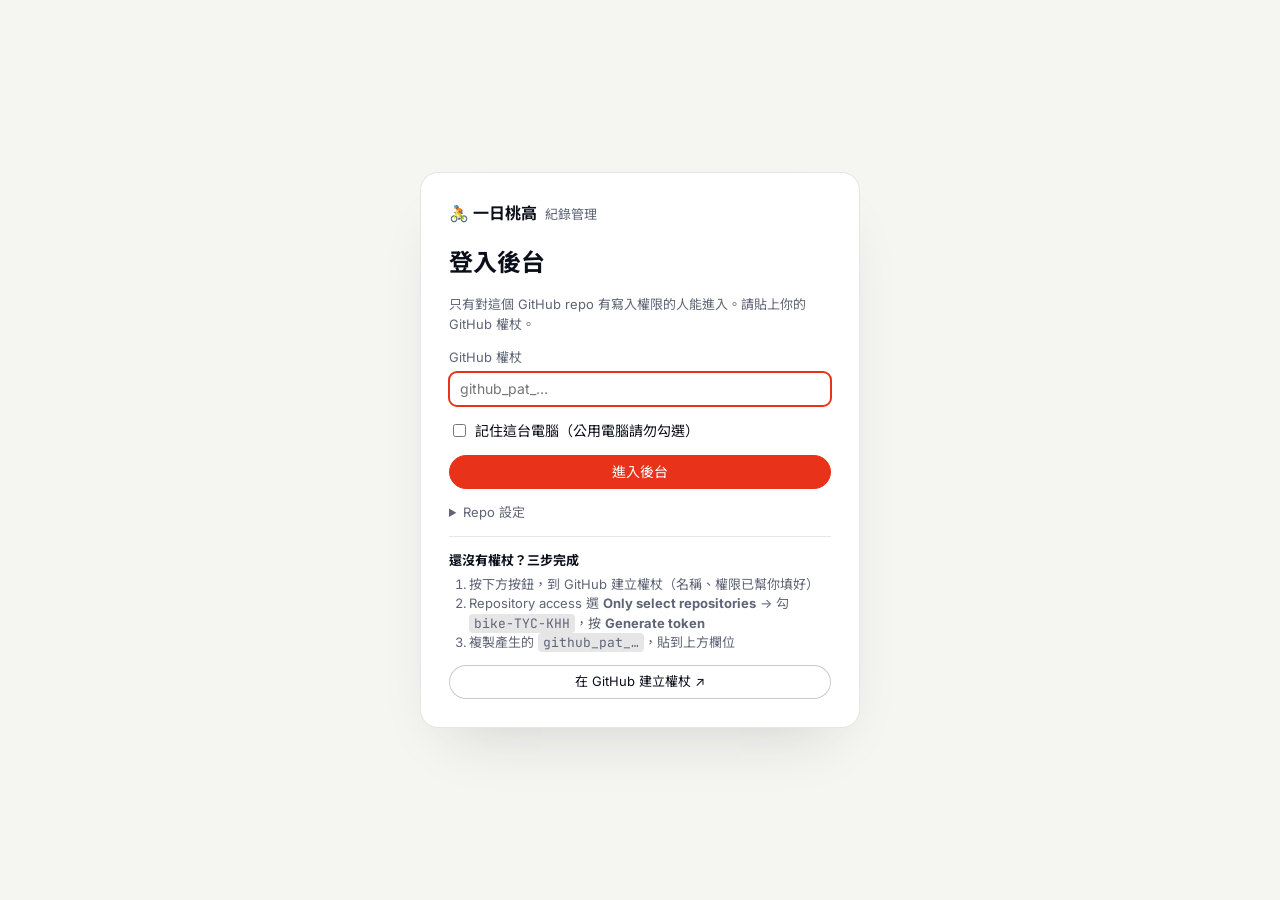
<file: admin/index.html>
<!doctype html>
<html lang="zh-Hant-TW">
<head>
  <meta charset="utf-8">
  <meta name="viewport" content="width=device-width, initial-scale=1">
  <meta name="robots" content="noindex, nofollow">
  <title>紀錄管理 — 一日桃高</title>
  <link rel="icon" href="data:image/svg+xml,%3Csvg xmlns='http://www.w3.org/2000/svg' viewBox='0 0 64 64'%3E%3Crect width='64' height='64' rx='16' fill='%2316203A'/%3E%3Cpath d='M22 14c14 6 4 18 12 26s6 10 8 10' fill='none' stroke='%23F4B731' stroke-width='5' stroke-linecap='round'/%3E%3Ccircle cx='22' cy='14' r='5' fill='%23F4F2EC'/%3E%3Ccircle cx='42' cy='50' r='5' fill='%23EE6A3A'/%3E%3C/svg%3E">
  <link rel="stylesheet" href="https://fonts.googleapis.com/css2?family=Inter:wght@400;500;600;700&family=JetBrains+Mono:wght@400;600&family=Noto+Sans+TC:wght@400;500;700&display=swap">
  <link rel="stylesheet" href="admin.css">
</head>
<body>
  <div class="login" data-login hidden>
    <form class="login__card" data-login-form>
      <a class="brand" href="../">🚴 一日桃高 <span>紀錄管理</span></a>
      <h1>登入後台</h1>
      <p class="hint">只有對這個 GitHub repo 有寫入權限的人能進入。請貼上你的 GitHub 權杖。</p>
      <label class="field"><span>GitHub 權杖</span><input class="input" name="token" type="password" autocomplete="current-password" placeholder="github_pat_…" required></label>
      <label class="check"><input type="checkbox" name="remember"> 記住這台電腦（公用電腦請勿勾選）</label>
      <p class="login__error" data-login-error role="alert" hidden></p>
      <button type="submit" class="btn btn--primary btn--block">進入後台</button>
      <details class="login__more"><summary>Repo 設定</summary>
        <div class="row3"><input class="input" name="owner" aria-label="帳號" required><input class="input" name="repo" aria-label="Repo" required><input class="input" name="branch" aria-label="分支" required></div>
      </details>
      <div class="login__new">
        <p class="login__new-title">還沒有權杖？三步完成</p>
        <ol>
          <li>按下方按鈕，到 GitHub 建立權杖（名稱、權限已幫你填好）</li>
          <li>Repository access 選 <b>Only select repositories</b> → 勾 <code data-repo-name>bike-TYC-KHH</code>，按 <b>Generate token</b></li>
          <li>複製產生的 <code>github_pat_…</code>，貼到上方欄位</li>
        </ol>
        <a class="btn btn--block" data-token-link href="https://github.com/settings/personal-access-tokens/new" target="_blank" rel="noopener">在 GitHub 建立權杖 ↗</a>
      </div>
    </form>
  </div>

  <div data-app hidden>
    <header class="top">
      <a class="brand" href="../" target="_blank" rel="noopener">🚴 一日桃高 <span>紀錄管理</span></a>
      <div class="tabs" role="tablist">
        <button type="button" role="tab" aria-selected="true" data-tab="rides">活動</button>
        <button type="button" role="tab" aria-selected="false" data-tab="places">地點與網站</button>
        <button type="button" role="tab" aria-selected="false" data-tab="help">使用說明</button>
      </div>
      <div class="top__actions">
        <span class="dirty" data-dirty hidden>有未發佈的變更</span>
        <button type="button" class="btn" data-preview>預覽</button>
        <button type="button" class="btn" data-download>下載 JSON</button>
        <button type="button" class="btn btn--primary" data-publish>發佈到 GitHub</button>
        <button type="button" class="btn" data-logout>登出</button>
      </div>
    </header>

    <main class="layout" data-panel="rides">
      <aside class="side">
        <button type="button" class="btn btn--primary btn--block" data-add>＋ 新增一次活動</button>
        <label class="btn btn--block gpx-btn">📂 從 GPX 匯入<input type="file" accept=".gpx,application/gpx+xml" data-gpx hidden></label>
        <p class="hint gpx-hint">Strava 活動頁 → ⋯ → 匯出 GPX，再選這個檔案。也可以直接把檔案拖進來。</p>
        <ul class="list" data-list></ul>
      </aside>
      <section class="editor" data-editor></section>
    </main>

    <main class="layout layout--single" data-panel="places" hidden>
      <section class="editor" data-places></section>
    </main>

    <main class="layout layout--single" data-panel="help" hidden>
      <section class="editor prose">
        <h2>新增一次活動</h2>
        <ol>
          <li><b>最快的方式</b>：在 Strava 活動頁按 ⋯ →「匯出 GPX」，回到後台按「從 GPX 匯入」選這個檔案（或直接拖進來）。會自動抓出日期、出發與抵達時間、每次停留的時間與里程，並猜是哪個休息點，確認後再微調即可。</li>
          <li>或按「＋ 新增一次活動」手動填。會自動帶入下一個場次編號、今天日期、上一次的參加者和停靠點（時間與里程留空）。</li>
          <li>依 Strava 紀錄逐站填<b>到達</b>、<b>出發</b>時間與<b>累計里程</b>。起點只填出發，終點只填到達。</li>
          <li>這次沒停的站按 ✕ 刪掉；多停的站按「＋ 插入」，或先到「地點與網站」新增地點。</li>
          <li>停留時間、區段距離、均速、總時間、休息時間都會自動計算，不用自己算。</li>
          <li>爆胎、摔車、會合、中離等狀況加在「突發狀況」，填發生時的里程。在休息點發生的，就填那一站的里程。</li>
          <li>右上角「預覽」先看效果，沒問題再按「發佈到 GitHub」，GitHub Pages 約 1 分鐘後更新。</li>
        </ol>
        <h2>地點</h2>
        <p>地點清單的順序就是路線順序（北到南），比較表的列依此排列。新地點請插在正確的位置。已被活動使用的地點不能刪除，店家關了請勾「已歇業」。</p>
        <h2>權杖</h2>
        <ol>
          <li>開啟 <a href="https://github.com/settings/personal-access-tokens/new" target="_blank" rel="noopener">GitHub → Fine-grained personal access token</a>。</li>
          <li>Repository access 選 <b>Only select repositories</b>，選 <code>bike-TYC-KHH</code>。</li>
          <li>Repository permissions → <b>Contents</b> 設成 <b>Read and write</b>。</li>
        </ol>
        <p>權杖只存在你的瀏覽器（沒勾「記住這台電腦」時關掉瀏覽器就清除），只會送到 api.github.com。</p>
        <h2>沒有權杖也可以</h2>
        <p>按「下載 JSON」，把檔案覆蓋到 repo 的 <code>data/rides.json</code> 再 commit。</p>
      </section>
    </main>
  </div>

  <dialog class="dialog" data-gpx-dialog>
    <form method="dialog" class="dialog__body" data-gpx-form></form>
  </dialog>

  <div class="toast" data-toast role="status" aria-live="polite" hidden></div>
  <script type="module" src="admin.js"></script>
</body>
</html>
</file>
<file: admin/admin.css>
:root {
  --bg: #F5F5F2; --panel: #FFFFFF; --ink: #0B0F1A; --muted: #5F6576; --line: rgba(11,15,26,.10); --line-strong: rgba(11,15,26,.22);
  --accent: #E8331A; --accent-soft: #FFE4DD; --warn: #D42A10; --warn-soft: #FFE4DD; --radius: 12px;
  --f: "Inter", "Noto Sans TC", "PingFang TC", "Microsoft JhengHei", system-ui, sans-serif; --mono: "JetBrains Mono", ui-monospace, "SF Mono", Consolas, monospace;
  color-scheme: light;
}
* { box-sizing: border-box; }
small, sub, sup { font-size: 13px; }
body { margin: 0; background: var(--bg); color: var(--ink); font: 14px/1.5 var(--f); }
button, input, select, textarea { font: inherit; color: inherit; }
a { color: var(--accent); }
code { font-family: var(--mono); font-size: 13px; background: var(--line); padding: 1px 5px; border-radius: 4px; }
[hidden] { display: none !important; }
.hint, .muted { color: var(--muted); font-size: 13px; }
body.is-locked { overflow: hidden; }

.brand { color: var(--ink); text-decoration: none; font-weight: 700; font-size: 16px; white-space: nowrap; }
.brand span { font-weight: 400; color: var(--muted); font-size: 13px; margin-left: 4px; }
.btn { display: inline-flex; align-items: center; justify-content: center; text-decoration: none; color: var(--ink); height: 34px; padding: 0 14px; border-radius: 999px; border: 1px solid var(--line-strong); background: var(--panel); cursor: pointer; white-space: nowrap; }
.btn:hover { border-color: var(--accent); }
.btn--primary { background: var(--accent); color: #fff; border-color: var(--accent); }
.btn--primary:hover { background: color-mix(in srgb, var(--accent) 85%, #000); border-color: transparent; }
.btn--danger { color: var(--warn); border-color: color-mix(in srgb, var(--warn) 40%, transparent); }
.btn--small { height: 28px; padding: 0 10px; font-size: 13px; }
.btn--block { width: 100%; }
.btn:disabled { opacity: .5; cursor: progress; }
.icon { width: 28px; height: 28px; border-radius: 8px; border: 1px solid var(--line); background: var(--panel); cursor: pointer; padding: 0; }
.icon:hover { border-color: var(--accent); }
.icon:disabled { opacity: .3; cursor: default; }
.input { width: 100%; height: 34px; padding: 0 10px; border-radius: 8px; border: 1px solid var(--line-strong); background: var(--panel); }
.input:focus { outline: 2px solid var(--accent); outline-offset: -1px; border-color: transparent; }
.input.is-bad { border-color: var(--warn); background: var(--warn-soft); }
.field { display: grid; gap: 4px; }
.field > span { font-size: 13px; color: var(--muted); }
.check { display: inline-flex; align-items: center; gap: 6px; font-size: 14px; cursor: pointer; }

.login { position: fixed; inset: 0; z-index: 100; display: grid; place-items: center; padding: 16px; background: var(--bg); overflow: auto; }
.login__card { width: min(440px, 100%); display: grid; gap: 14px; padding: 28px; border-radius: 18px; background: var(--panel); border: 1px solid var(--line); box-shadow: 0 30px 60px -30px rgba(31,42,38,.18); }
.login__card h1 { margin: 6px 0 0; font-size: 24px; }
.login__card .hint { margin: 0; }
.login__error { margin: 0; padding: 10px 12px; border-radius: 10px; background: var(--warn-soft); color: var(--warn); }
.login__more summary { cursor: pointer; color: var(--muted); font-size: 13px; }
.row3 { display: grid; grid-template-columns: 1fr 1fr 80px; gap: 6px; margin-top: 8px; }
.login__new { border-top: 1px solid var(--line); padding-top: 14px; font-size: 13px; }
.login__new-title { margin: 0 0 4px; font-weight: 700; }
.login__new ol { margin: 0 0 12px; padding-left: 20px; color: var(--muted); }

.top { position: sticky; top: 0; z-index: 10; display: flex; flex-wrap: wrap; align-items: center; gap: 10px 16px; padding: 10px 16px; background: color-mix(in srgb, var(--bg) 92%, transparent); backdrop-filter: blur(8px); border-bottom: 1px solid var(--line); }
.tabs { display: flex; gap: 4px; }
.tabs button { border: 0; background: none; padding: 6px 12px; border-radius: 999px; cursor: pointer; }
.tabs button:hover { background: var(--accent-soft); }
.tabs button[aria-selected="true"] { background: var(--accent-soft); color: var(--accent); font-weight: 700; }
.top__actions { margin-left: auto; display: flex; flex-wrap: wrap; align-items: center; gap: 6px; }
.dirty { color: var(--warn); font-size: 13px; }
.dirty::before { content: "● "; }

.layout { display: grid; grid-template-columns: 260px minmax(0, 1fr); align-items: start; }
.layout--single { grid-template-columns: minmax(0, 1fr); }
.side { position: sticky; top: 56px; padding: 16px; border-right: 1px solid var(--line); min-height: calc(100vh - 56px); }
.list { list-style: none; margin: 12px 0 0; padding: 0; display: grid; gap: 4px; }
.list button { width: 100%; text-align: left; border: 1px solid transparent; background: none; border-radius: 10px; padding: 8px 10px; cursor: pointer; display: grid; }
.list button:hover { background: var(--panel); }
.list button[aria-current="true"] { background: var(--accent-soft); border-color: color-mix(in srgb, var(--accent) 35%, transparent); }
.list b { font-size: 15px; }
.list small { color: var(--muted); font-family: var(--mono); }
.list .warn { color: var(--warn); }
.editor { padding: 20px; min-width: 0; max-width: 1200px; }
.editor h2 { font-size: 18px; margin: 28px 0 10px; }
.editor h2:first-child { margin-top: 0; }
.grid { display: grid; grid-template-columns: repeat(auto-fill, minmax(180px, 1fr)); gap: 12px; }
.grid .wide { grid-column: span 2; }
.box { background: var(--panel); border: 1px solid var(--line); border-radius: var(--radius); padding: 16px; }
.summary { display: flex; flex-wrap: wrap; gap: 8px 20px; margin: 12px 0 0; font-family: var(--mono); }
.summary b { font-size: 16px; }
.problems { margin: 12px 0 0; padding: 10px 12px 10px 30px; border-radius: 10px; background: var(--warn-soft); color: var(--warn); }
.ok { margin: 12px 0 0; color: var(--accent); }

.tbl-wrap { overflow-x: auto; background: var(--panel); border: 1px solid var(--line); border-radius: var(--radius); }
table.tbl { border-collapse: collapse; width: 100%; min-width: 900px; }
.tbl th { text-align: left; font-weight: 500; font-size: 13px; color: var(--muted); padding: 8px 6px; border-bottom: 1px solid var(--line); white-space: nowrap; }
.tbl td { padding: 6px; border-bottom: 1px solid var(--line); vertical-align: middle; }
.tbl tr:last-child td { border-bottom: 0; }
.tbl .n { width: 32px; color: var(--muted); font-family: var(--mono); text-align: right; }
.tbl .calc { font-family: var(--mono); font-size: 13px; color: var(--muted); white-space: nowrap; }
.tbl .calc .slow { color: var(--warn); }
.tbl .ops { white-space: nowrap; text-align: right; }
.tbl input[type="time"] { width: 130px; }
.tbl [data-s="place"] { min-width: 160px; }
.tbl [data-s="tag"] { width: 76px; }
.tbl input:disabled { opacity: .4; }
.tbl input[type="number"] { width: 90px; }
.tbl tr.seg td { padding: 0 6px 4px 44px; border-bottom: 1px solid var(--line); font-size: 13px; color: var(--muted); font-family: var(--mono); }
.add-row { margin-top: 8px; display: flex; gap: 8px; }
.danger-zone { margin-top: 32px; padding-top: 16px; border-top: 1px solid var(--line); }
.prose { max-width: 760px; line-height: 1.8; }

.toast { position: fixed; left: 50%; bottom: 24px; transform: translateX(-50%); z-index: 200; max-width: calc(100% - 32px); padding: 10px 16px; border-radius: 12px; background: var(--panel); color: var(--ink); border: 1px solid var(--line-strong); box-shadow: 0 10px 30px rgba(0,0,0,.2); }
.toast.is-error { background: var(--warn); color: #fff; }
.toast.is-ok { background: var(--accent); color: #fff; }

@media (max-width: 860px) {
  .layout { grid-template-columns: minmax(0, 1fr); }
  .side { position: static; min-height: 0; border-right: 0; border-bottom: 1px solid var(--line); }
  .list { grid-template-columns: repeat(auto-fill, minmax(120px, 1fr)); }
  .top__actions { margin-left: 0; }
  .editor { padding: 16px; }
  .grid .wide { grid-column: auto; }
}

.gpx-btn { display: inline-flex; align-items: center; justify-content: center; margin-top: 8px; }
.gpx-hint { margin: 6px 2px 0; }
body.is-dragging .side { outline: 2px dashed var(--accent); outline-offset: -6px; }
.dialog { border: 0; border-radius: 16px; padding: 0; width: min(920px, calc(100% - 24px)); max-height: calc(100vh - 32px); background: var(--panel); color: var(--ink); box-shadow: 0 30px 80px rgba(0,0,0,.25); }
.dialog::backdrop { background: rgba(20,30,26,.4); }
.dialog__body { padding: 20px; display: grid; gap: 14px; }
.dialog__body h2 { margin: 0; font-size: 20px; }
.dialog__actions { display: flex; flex-wrap: wrap; gap: 8px; justify-content: flex-end; }
.dialog .tbl { min-width: 680px; }
.dialog tr.is-skip td { opacity: .55; }
.dialog tr.is-skip td:last-child { opacity: 1; }
.field input[type=range] { accent-color: var(--accent); width: 100%; margin: 8px 0 0; }
</file>
